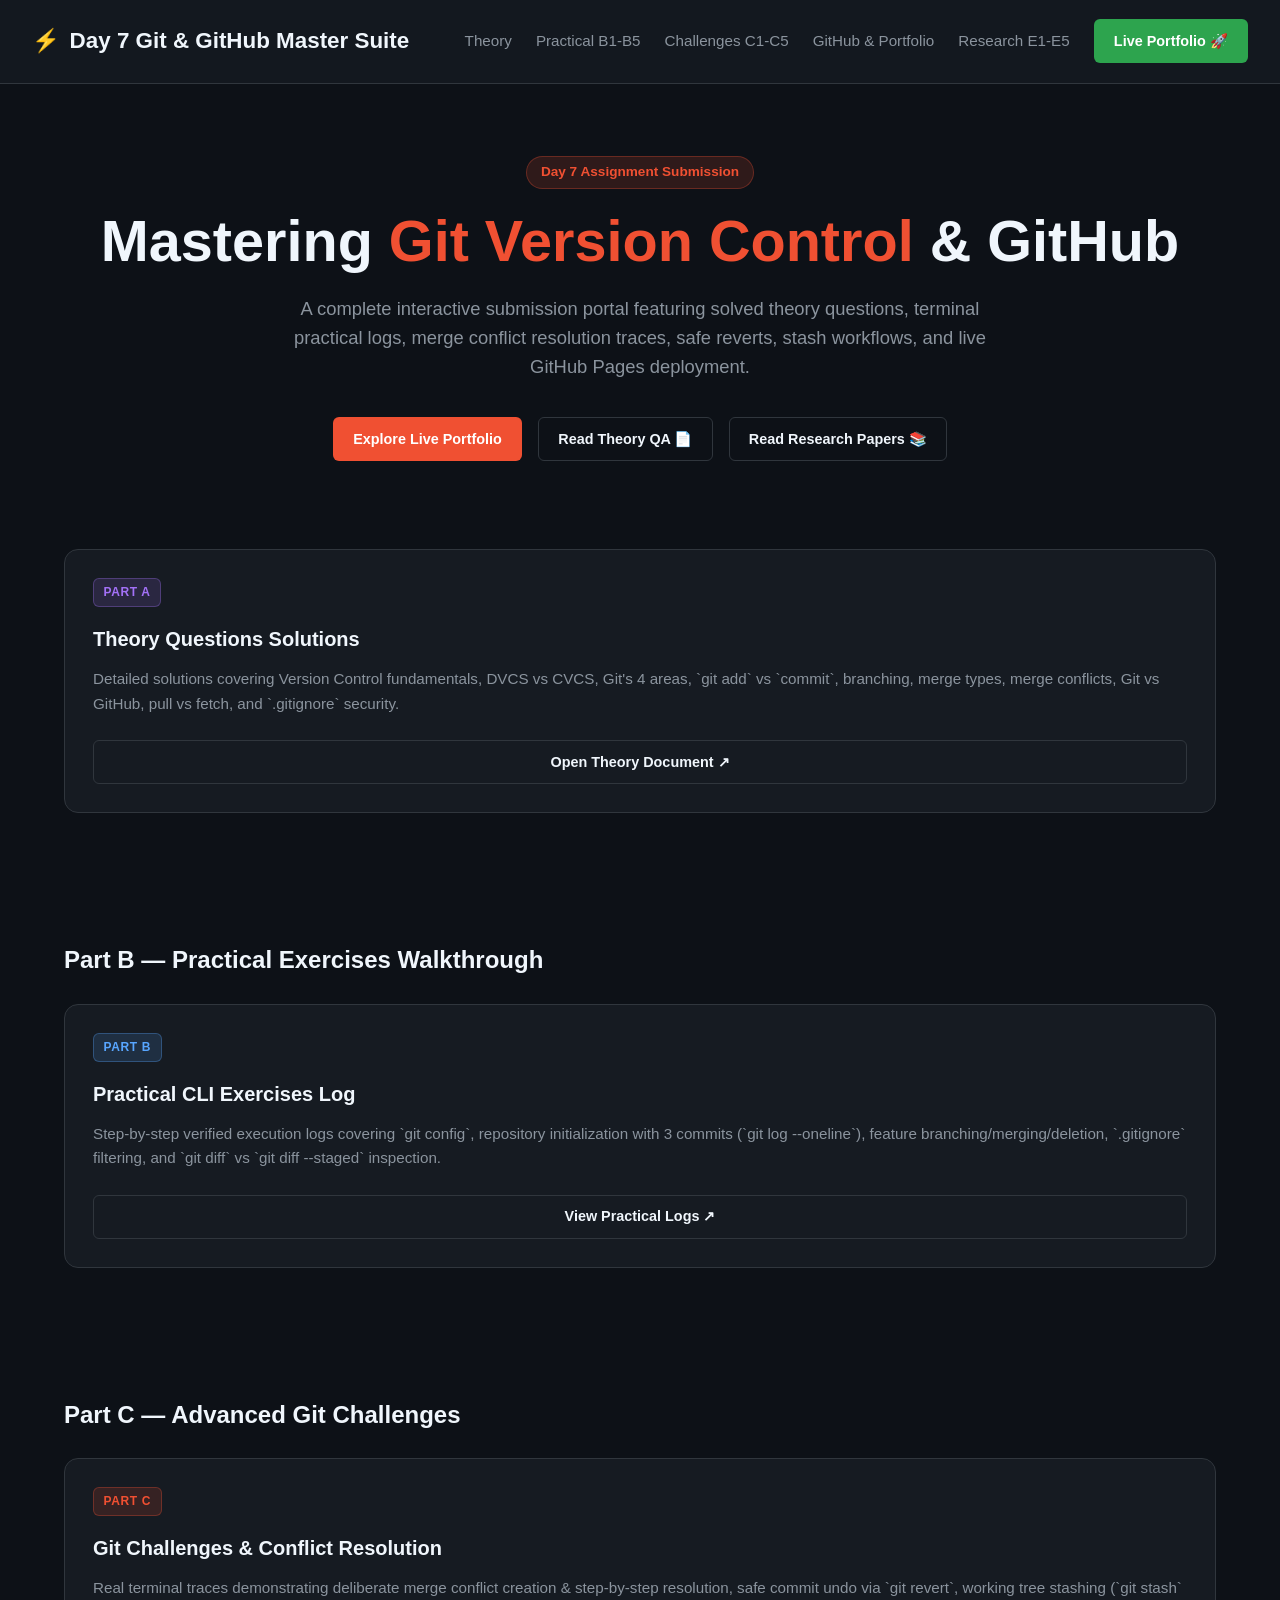
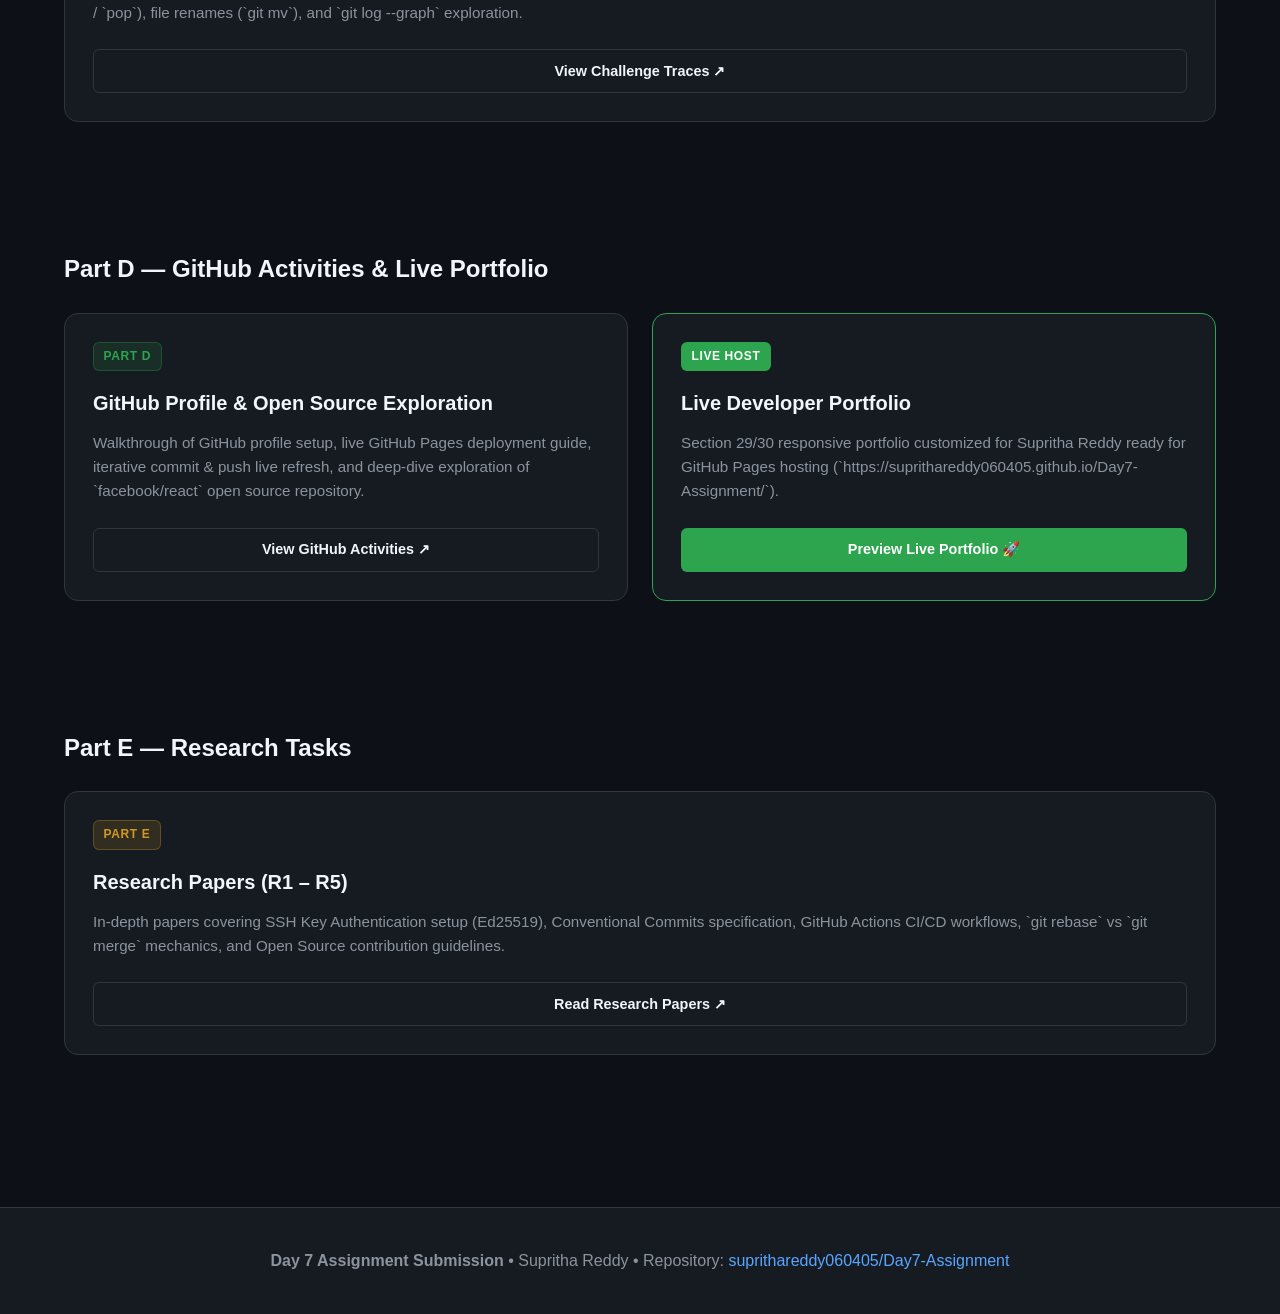
<file: index.html>
<!DOCTYPE html>
<html lang="en">
<head>
    <meta charset="UTF-8">
    <meta name="viewport" content="width=device-width, initial-scale=1.0">
    <title>Day 7 Master Portal | Introduction to Git & GitHub</title>
    <meta name="description" content="Master submission portal for Day 7 Introduction to Git and GitHub, covering VCS fundamentals, practical commands, conflict resolutions, research tasks, and live portfolio deployment.">
    <link rel="stylesheet" href="css/styles.css">
</head>
<body>
    <!-- Navbar -->
    <header class="navbar">
        <a href="index.html" class="nav-brand"><span>⚡</span> Day 7 Git & GitHub Master Suite</a>
        <div class="nav-links">
            <a href="#theory" class="nav-link">Theory</a>
            <a href="#practical" class="nav-link">Practical B1-B5</a>
            <a href="#challenges" class="nav-link">Challenges C1-C5</a>
            <a href="#github" class="nav-link">GitHub & Portfolio</a>
            <a href="#research" class="nav-link">Research E1-E5</a>
            <a href="github-activities/portfolio/index.html" class="btn btn-github">Live Portfolio 🚀</a>
        </div>
    </header>

    <main class="container">
        <!-- Hero Section -->
        <section class="hero">
            <span class="hero-badge">Day 7 Assignment Submission</span>
            <h1 class="hero-title">Mastering <span>Git Version Control</span> & GitHub</h1>
            <p class="hero-subtitle">
                A complete interactive submission portal featuring solved theory questions, terminal practical logs, merge conflict resolution traces, safe reverts, stash workflows, and live GitHub Pages deployment.
            </p>
            <div style="display: flex; justify-content: center; gap: 1rem; flex-wrap: wrap;">
                <a href="github-activities/portfolio/index.html" class="btn btn-git">Explore Live Portfolio</a>
                <a href="theory/PART_A_THEORY.md" target="_blank" class="btn btn-outline">Read Theory QA 📄</a>
                <a href="research/PART_E_RESEARCH.md" target="_blank" class="btn btn-outline">Read Research Papers 📚</a>
            </div>
        </section>

        <!-- Part A: Theory Section -->
        <section id="theory" style="padding: 2.5rem 0;">
            <div class="cards-grid">
                <div class="card">
                    <span class="card-tag tag-theory">Part A</span>
                    <h3 class="card-title">Theory Questions Solutions</h3>
                    <p class="card-desc">Detailed solutions covering Version Control fundamentals, DVCS vs CVCS, Git's 4 areas, `git add` vs `commit`, branching, merge types, merge conflicts, Git vs GitHub, pull vs fetch, and `.gitignore` security.</p>
                    <a href="theory/PART_A_THEORY.md" target="_blank" class="btn btn-outline">Open Theory Document ↗</a>
                </div>
            </div>
        </section>

        <!-- Part B: Practical Exercises -->
        <section id="practical" style="padding: 2.5rem 0;">
            <h2 style="margin-bottom: 1.5rem;">Part B — Practical Exercises Walkthrough</h2>
            <div class="cards-grid">
                <div class="card">
                    <span class="card-tag tag-practical">Part B</span>
                    <h3 class="card-title">Practical CLI Exercises Log</h3>
                    <p class="card-desc">Step-by-step verified execution logs covering `git config`, repository initialization with 3 commits (`git log --oneline`), feature branching/merging/deletion, `.gitignore` filtering, and `git diff` vs `git diff --staged` inspection.</p>
                    <a href="practical/PART_B_PRACTICAL.md" target="_blank" class="btn btn-outline">View Practical Logs ↗</a>
                </div>
            </div>
        </section>

        <!-- Part C: Git Challenges -->
        <section id="challenges" style="padding: 2.5rem 0;">
            <h2 style="margin-bottom: 1.5rem;">Part C — Advanced Git Challenges</h2>
            <div class="cards-grid">
                <div class="card">
                    <span class="card-tag tag-challenge">Part C</span>
                    <h3 class="card-title">Git Challenges & Conflict Resolution</h3>
                    <p class="card-desc">Real terminal traces demonstrating deliberate merge conflict creation & step-by-step resolution, safe commit undo via `git revert`, working tree stashing (`git stash` / `pop`), file renames (`git mv`), and `git log --graph` exploration.</p>
                    <a href="challenges/PART_C_CHALLENGES.md" target="_blank" class="btn btn-outline">View Challenge Traces ↗</a>
                </div>
            </div>
        </section>

        <!-- Part D: GitHub Activities & Portfolio -->
        <section id="github" style="padding: 2.5rem 0;">
            <h2 style="margin-bottom: 1.5rem;">Part D — GitHub Activities & Live Portfolio</h2>
            <div class="cards-grid">
                <div class="card">
                    <span class="card-tag tag-github">Part D</span>
                    <h3 class="card-title">GitHub Profile & Open Source Exploration</h3>
                    <p class="card-desc">Walkthrough of GitHub profile setup, live GitHub Pages deployment guide, iterative commit & push live refresh, and deep-dive exploration of `facebook/react` open source repository.</p>
                    <a href="github-activities/PART_D_GITHUB.md" target="_blank" class="btn btn-outline">View GitHub Activities ↗</a>
                </div>

                <div class="card" style="border-color: var(--accent-github);">
                    <span class="card-tag tag-github" style="background: var(--accent-github); color: #ffffff;">Live Host</span>
                    <h3 class="card-title">Live Developer Portfolio</h3>
                    <p class="card-desc">Section 29/30 responsive portfolio customized for Supritha Reddy ready for GitHub Pages hosting (`https://suprithareddy060405.github.io/Day7-Assignment/`).</p>
                    <a href="github-activities/portfolio/index.html" class="btn btn-github">Preview Live Portfolio 🚀</a>
                </div>
            </div>
        </section>

        <!-- Part E: Research Tasks -->
        <section id="research" style="padding: 2.5rem 0;">
            <h2 style="margin-bottom: 1.5rem;">Part E — Research Tasks</h2>
            <div class="cards-grid">
                <div class="card">
                    <span class="card-tag tag-research">Part E</span>
                    <h3 class="card-title">Research Papers (R1 – R5)</h3>
                    <p class="card-desc">In-depth papers covering SSH Key Authentication setup (Ed25519), Conventional Commits specification, GitHub Actions CI/CD workflows, `git rebase` vs `git merge` mechanics, and Open Source contribution guidelines.</p>
                    <a href="research/PART_E_RESEARCH.md" target="_blank" class="btn btn-outline">Read Research Papers ↗</a>
                </div>
            </div>
        </section>
    </main>

    <footer>
        <div class="container">
            <p><strong>Day 7 Assignment Submission</strong> • Supritha Reddy • Repository: <a href="https://github.com/suprithareddy060405/Day7-Assignment" target="_blank" style="color: var(--accent-blue);">suprithareddy060405/Day7-Assignment</a></p>
        </div>
    </footer>

    <script src="js/app.js"></script>
</body>
</html>
</file>
<file: css/styles.css>
/* Day 7 Assignment Design System */
:root {
    --bg-primary: #0d1117;
    --bg-secondary: #161b22;
    --bg-card: #161b22;
    --bg-card-hover: #21262d;
    --text-primary: #f0f6fc;
    --text-secondary: #8b949e;
    --accent-git: #f05032;
    --accent-github: #2da44e;
    --accent-purple: #a371f7;
    --accent-blue: #58a6ff;
    --border-color: #30363d;
    --glass-bg: rgba(22, 27, 34, 0.85);
    --glass-border: rgba(240, 246, 252, 0.1);
    --shadow-sm: 0 1px 3px rgba(0,0,0,0.3);
    --shadow-glow: 0 0 20px rgba(240, 80, 50, 0.3);
    --radius-sm: 6px;
    --radius-md: 8px;
    --radius-lg: 14px;
    --font-sans: -apple-system, BlinkMacSystemFont, "Segoe UI", Roboto, Helvetica, Arial, sans-serif;
    --font-mono: ui-monospace, SFMono-Regular, "SF Mono", Menlo, Consolas, "Liberation Mono", monospace;
}

*, *::before, *::after {
    box-sizing: border-box;
    margin: 0;
    padding: 0;
}

html {
    scroll-behavior: smooth;
}

body {
    font-family: var(--font-sans);
    background-color: var(--bg-primary);
    color: var(--text-primary);
    line-height: 1.6;
    min-height: 100vh;
}

a {
    color: var(--accent-blue);
    text-decoration: none;
    transition: color 0.2s;
}

a:hover {
    color: #79c0ff;
    text-decoration: underline;
}

.container {
    max-width: 1200px;
    margin: 0 auto;
    padding: 0 1.5rem;
}

/* Header Navbar */
.navbar {
    display: flex;
    justify-content: space-between;
    align-items: center;
    padding: 1.2rem 2rem;
    background: var(--glass-bg);
    backdrop-filter: blur(12px);
    border-bottom: 1px solid var(--border-color);
    position: sticky;
    top: 0;
    z-index: 1000;
}

.nav-brand {
    font-size: 1.4rem;
    font-weight: 700;
    color: var(--text-primary);
    display: flex;
    align-items: center;
    gap: 0.6rem;
}

.nav-brand span {
    color: var(--accent-git);
}

.nav-links {
    display: flex;
    align-items: center;
    gap: 1.5rem;
}

.nav-link {
    color: var(--text-secondary);
    font-weight: 500;
    font-size: 0.95rem;
}

.nav-link:hover {
    color: var(--text-primary);
    text-decoration: none;
}

/* Buttons */
.btn {
    display: inline-flex;
    align-items: center;
    justify-content: center;
    gap: 0.5rem;
    padding: 0.6rem 1.2rem;
    font-size: 0.9rem;
    font-weight: 600;
    border-radius: var(--radius-sm);
    cursor: pointer;
    border: 1px solid transparent;
    transition: all 0.2s ease;
}

.btn-git {
    background: var(--accent-git);
    color: #ffffff;
}

.btn-git:hover {
    background: #d84328;
    box-shadow: var(--shadow-glow);
    text-decoration: none;
}

.btn-github {
    background: var(--accent-github);
    color: #ffffff;
}

.btn-github:hover {
    background: #2c974b;
    text-decoration: none;
}

.btn-outline {
    background: transparent;
    border-color: var(--border-color);
    color: var(--text-primary);
}

.btn-outline:hover {
    background: var(--bg-card-hover);
    border-color: var(--text-secondary);
    text-decoration: none;
}

/* Hero Section */
.hero {
    padding: 4.5rem 0 3rem;
    text-align: center;
}

.hero-badge {
    display: inline-block;
    padding: 0.3rem 0.9rem;
    background: rgba(240, 80, 50, 0.15);
    color: var(--accent-git);
    border: 1px solid rgba(240, 80, 50, 0.3);
    border-radius: 9999px;
    font-size: 0.85rem;
    font-weight: 600;
    margin-bottom: 1.2rem;
}

.hero-title {
    font-size: clamp(2.2rem, 5vw, 3.6rem);
    font-weight: 800;
    line-height: 1.15;
    margin-bottom: 1.2rem;
}

.hero-title span {
    color: var(--accent-git);
}

.hero-subtitle {
    font-size: 1.15rem;
    color: var(--text-secondary);
    max-width: 720px;
    margin: 0 auto 2.2rem;
}

/* Section Cards Grid */
.cards-grid {
    display: grid;
    grid-template-columns: repeat(auto-fit, minmax(300px, 1fr));
    gap: 1.5rem;
    margin-bottom: 3rem;
}

.card {
    background: var(--bg-card);
    border: 1px solid var(--border-color);
    border-radius: var(--radius-lg);
    padding: 1.75rem;
    display: flex;
    flex-direction: column;
    transition: all 0.2s ease;
}

.card:hover {
    transform: translateY(-3px);
    border-color: var(--accent-git);
}

.card-tag {
    font-size: 0.75rem;
    font-weight: 700;
    text-transform: uppercase;
    letter-spacing: 0.05em;
    padding: 0.25rem 0.6rem;
    border-radius: var(--radius-sm);
    width: fit-content;
    margin-bottom: 1rem;
}

.tag-theory { background: rgba(163, 113, 247, 0.15); color: var(--accent-purple); border: 1px solid rgba(163, 113, 247, 0.3); }
.tag-practical { background: rgba(88, 166, 255, 0.15); color: var(--accent-blue); border: 1px solid rgba(88, 166, 255, 0.3); }
.tag-challenge { background: rgba(240, 80, 50, 0.15); color: var(--accent-git); border: 1px solid rgba(240, 80, 50, 0.3); }
.tag-github { background: rgba(45, 164, 78, 0.15); color: var(--accent-github); border: 1px solid rgba(45, 164, 78, 0.3); }
.tag-research { background: rgba(210, 153, 34, 0.15); color: #d29922; border: 1px solid rgba(210, 153, 34, 0.3); }

.card-title {
    font-size: 1.25rem;
    font-weight: 700;
    margin-bottom: 0.75rem;
}

.card-desc {
    color: var(--text-secondary);
    font-size: 0.95rem;
    margin-bottom: 1.5rem;
    flex-grow: 1;
}

/* CLI Code Output Blocks */
pre, code {
    font-family: var(--font-mono);
}

pre {
    background: #010409;
    border: 1px solid var(--border-color);
    padding: 1.25rem;
    border-radius: var(--radius-md);
    overflow-x: auto;
    color: var(--text-primary);
    margin: 1rem 0;
}

footer {
    border-top: 1px solid var(--border-color);
    padding: 2.5rem 0;
    text-align: center;
    color: var(--text-secondary);
    margin-top: 4rem;
    background: var(--bg-secondary);
}

@media (max-width: 768px) {
    .navbar { padding: 1rem; }
    .hero { padding: 3rem 0 2rem; }
    .cards-grid { grid-template-columns: 1fr; }
}
</file>
